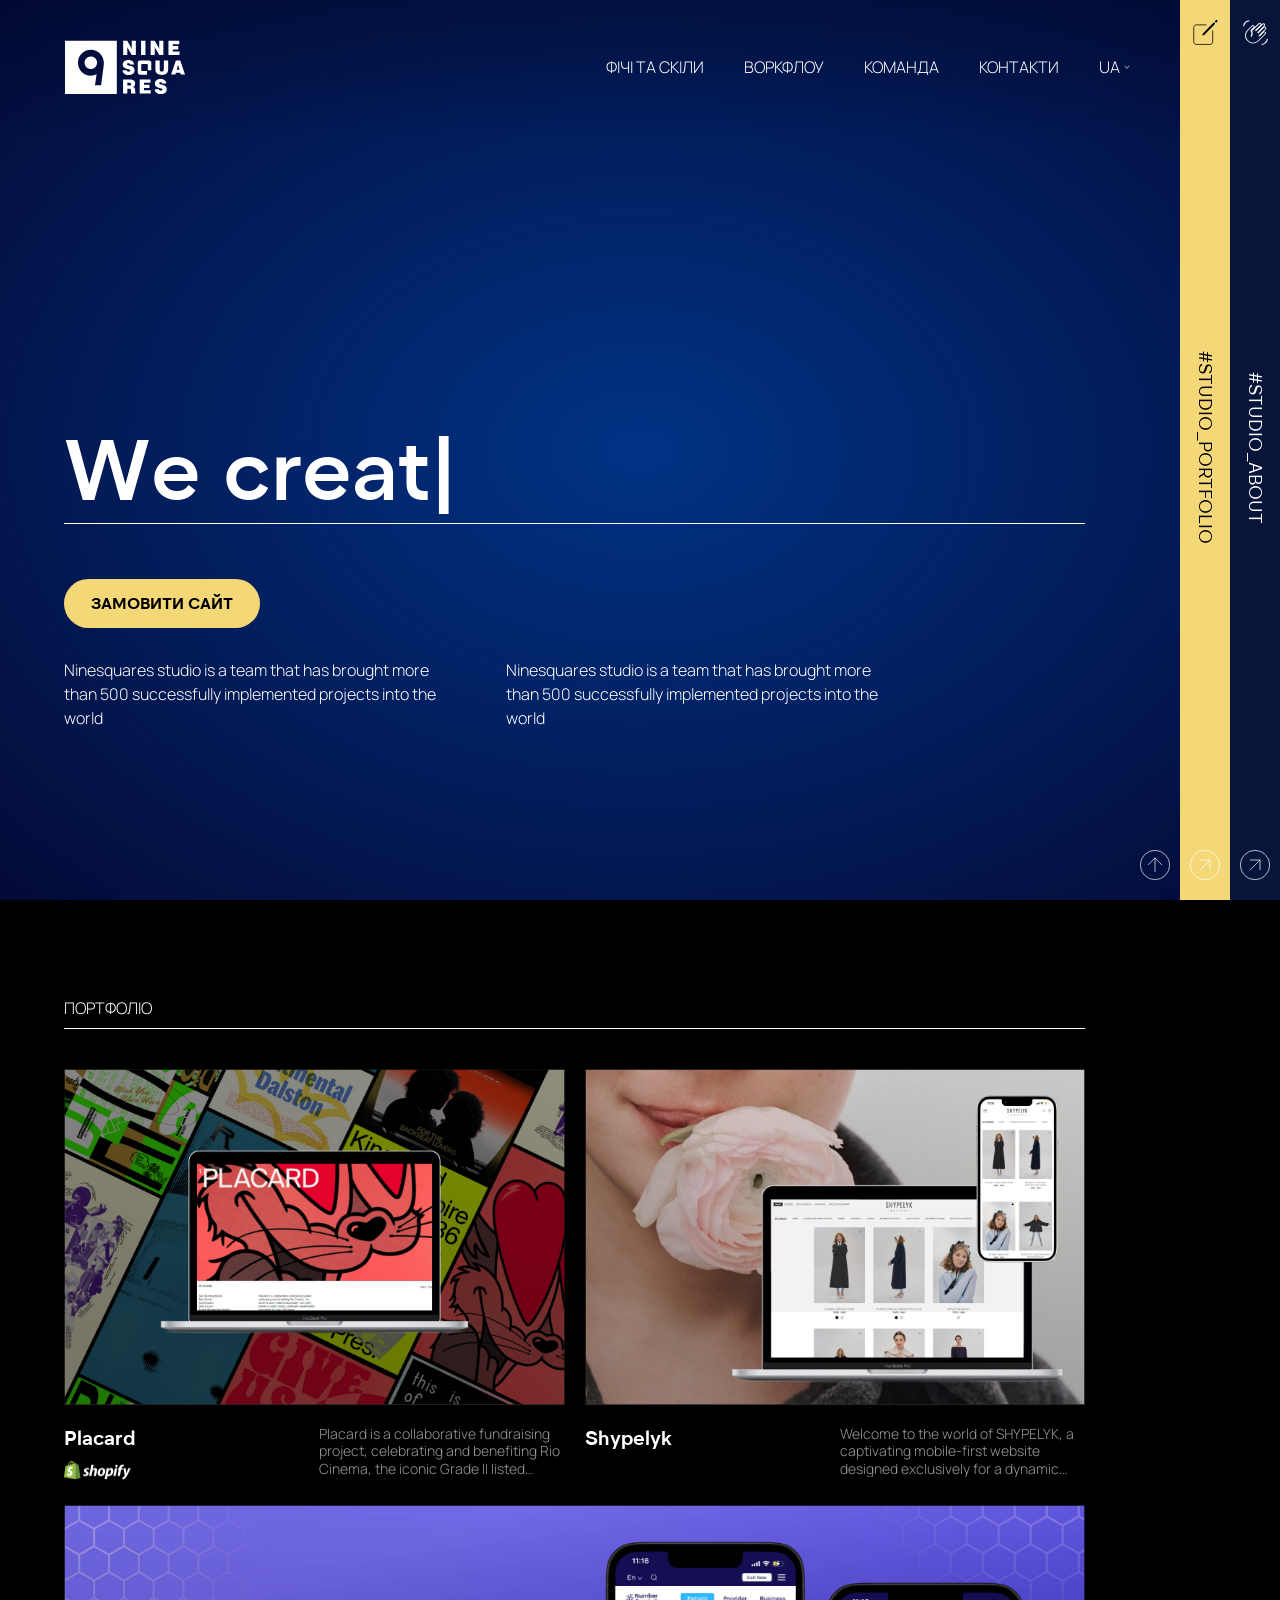
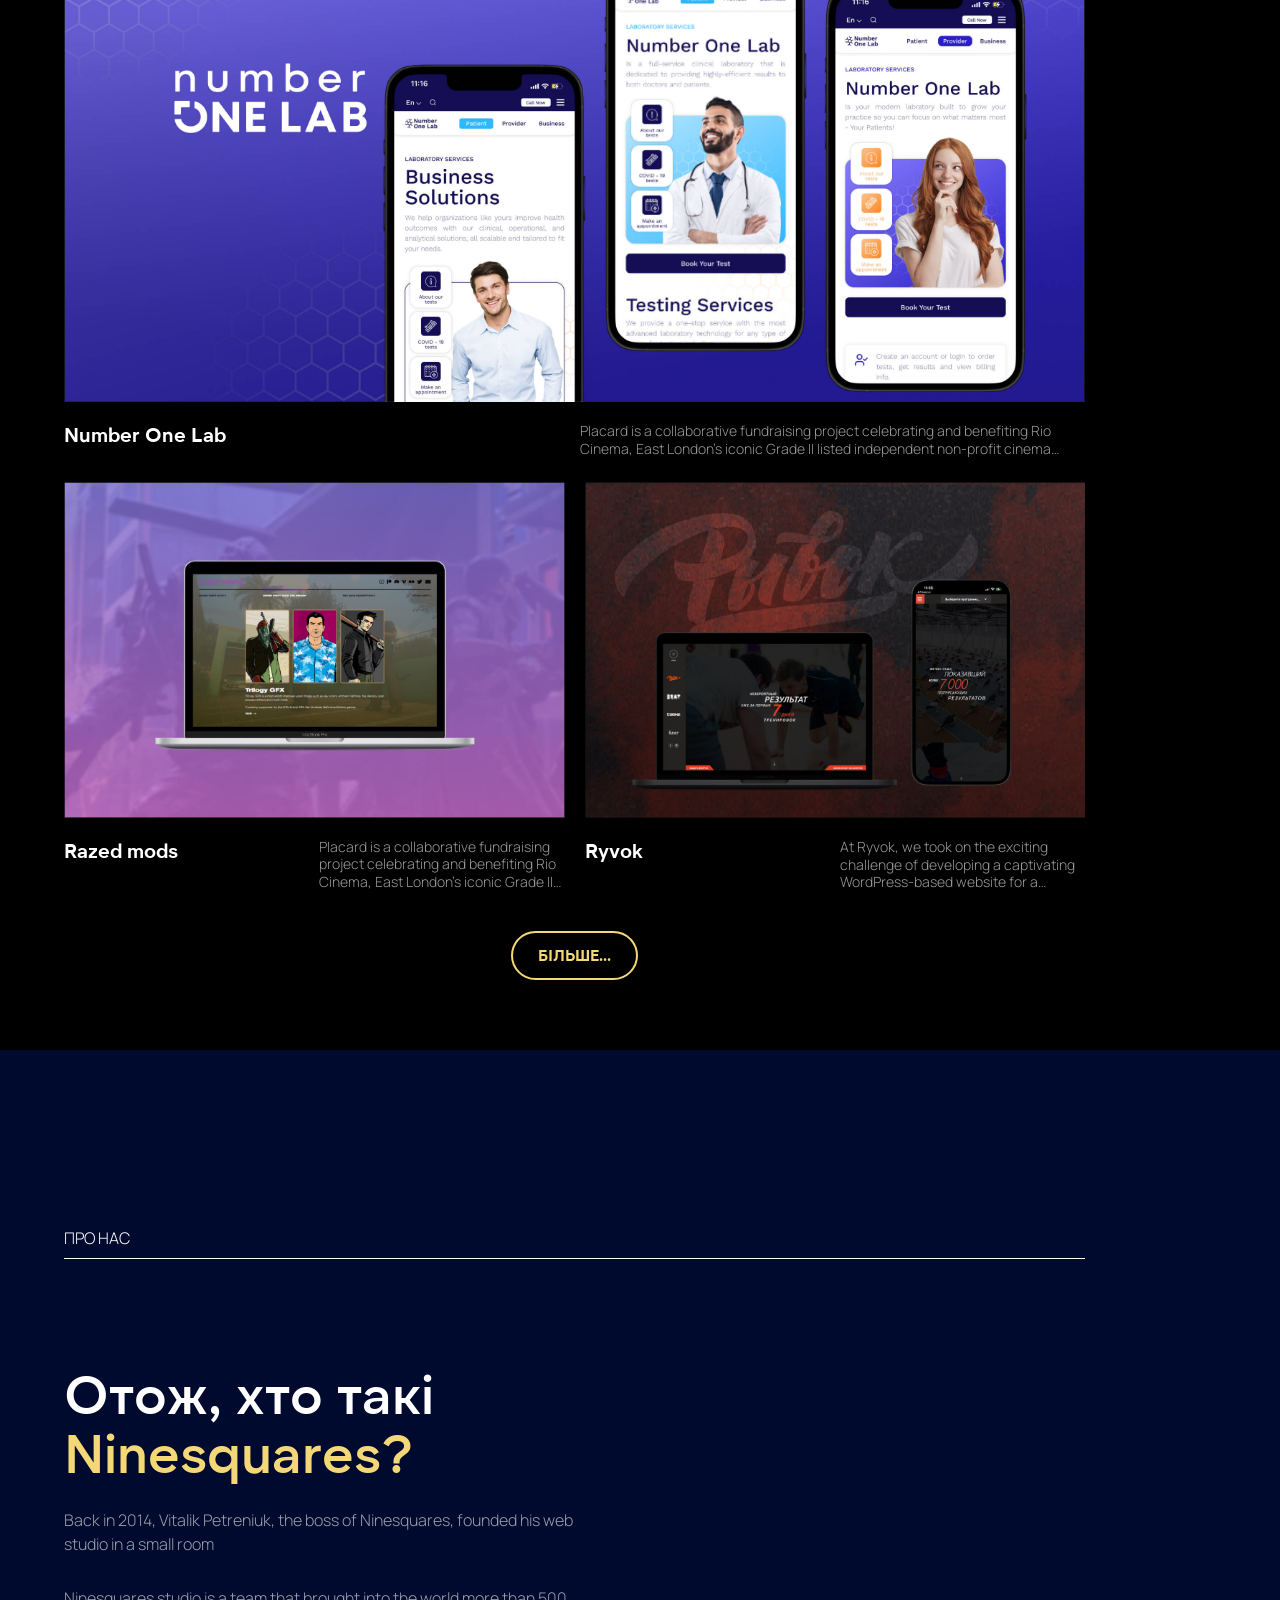
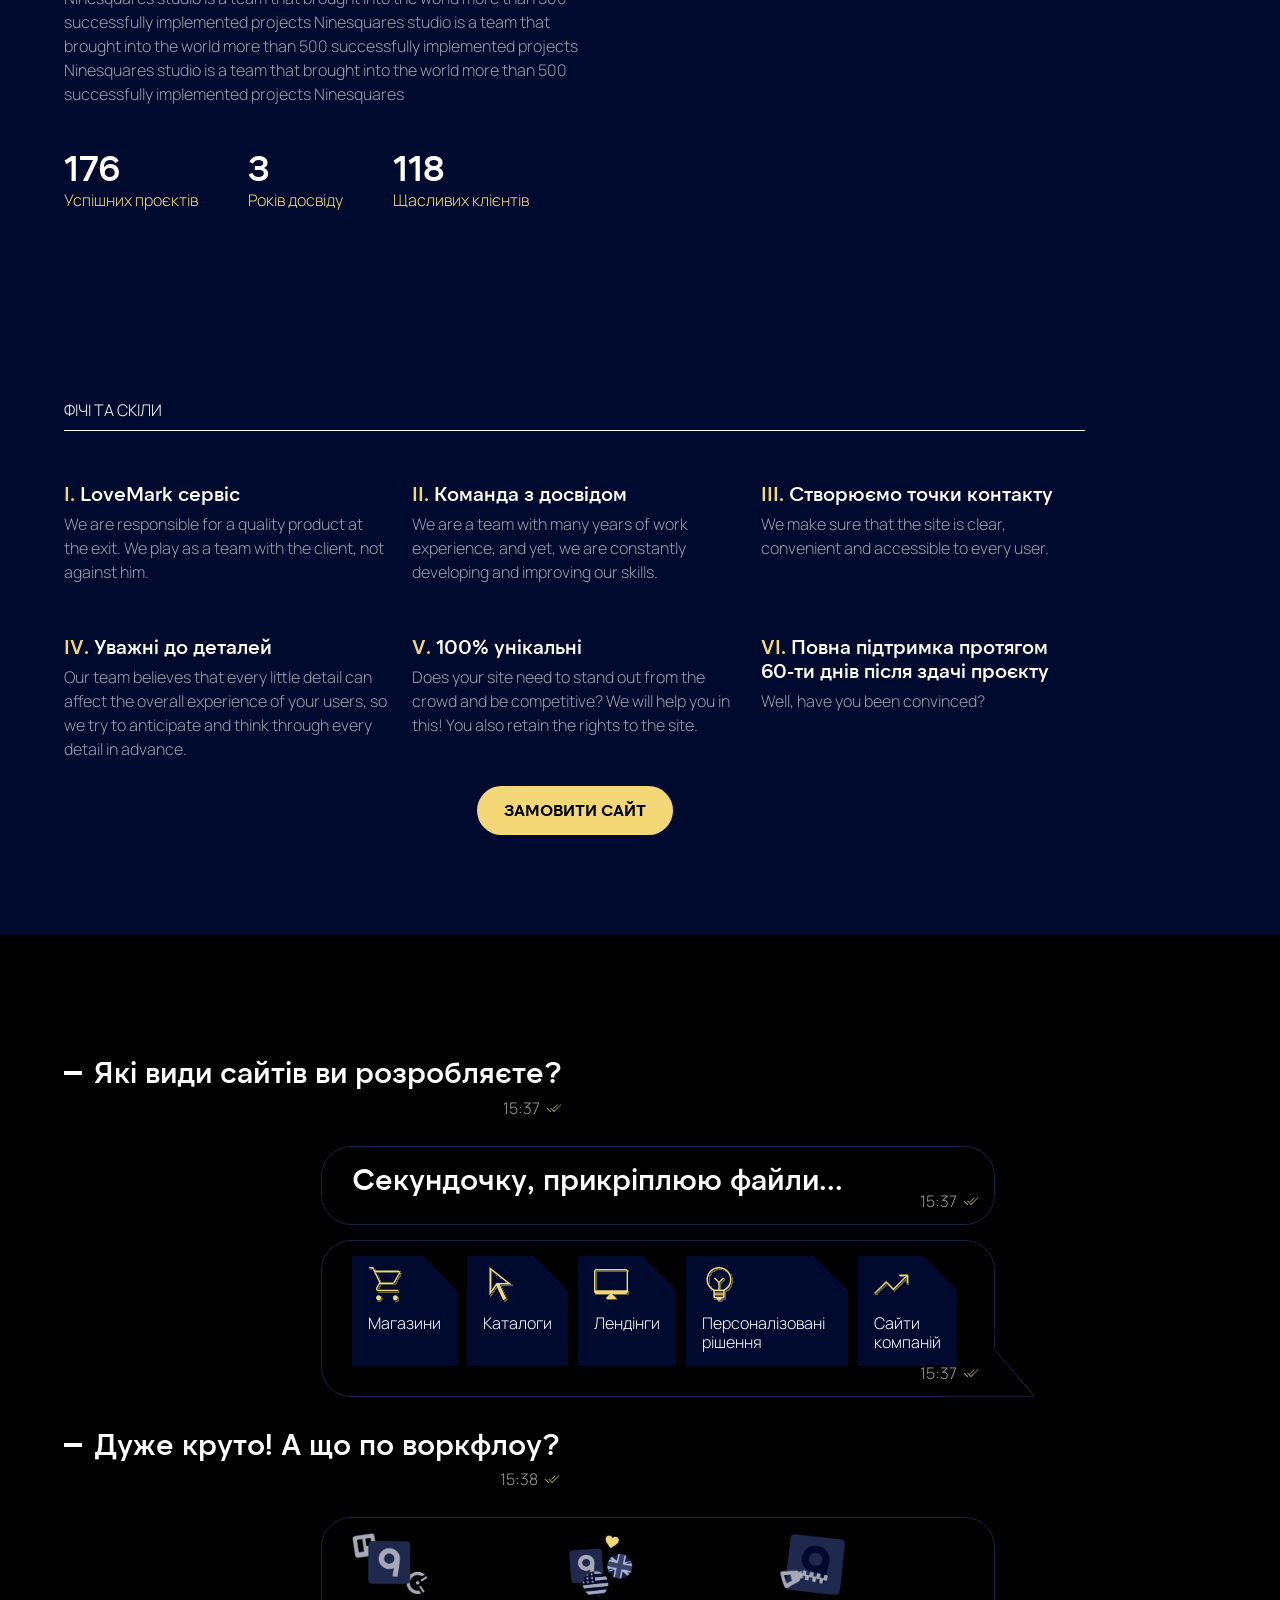
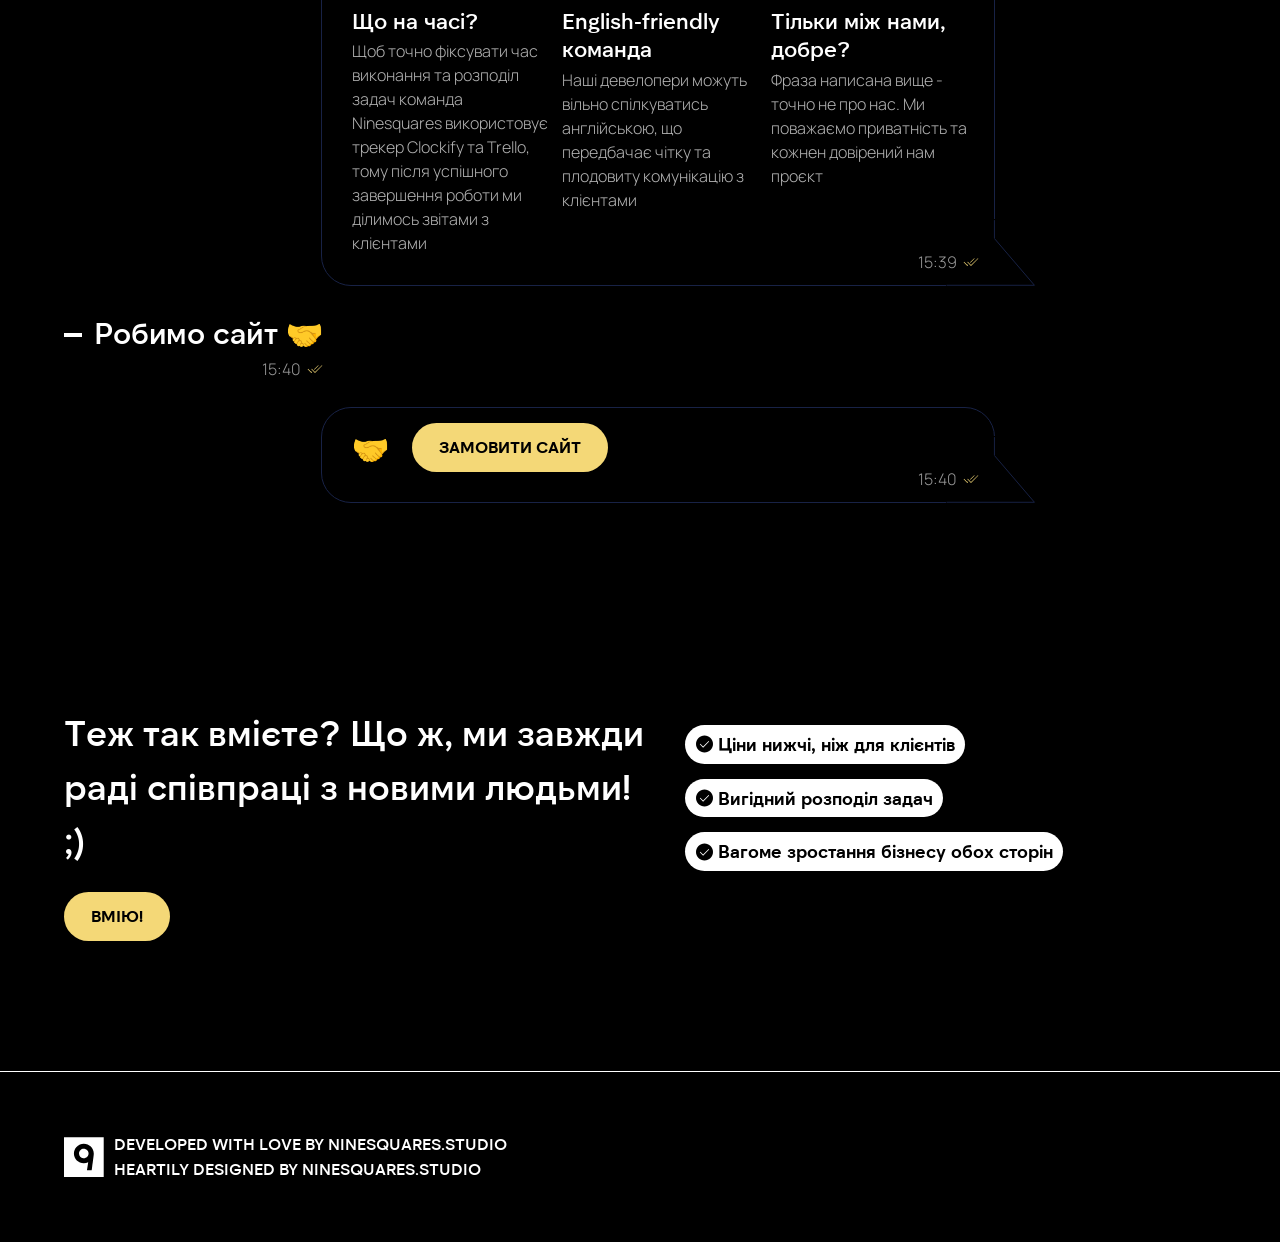
<file: _dist/index.html>
<!DOCTYPE html>
<html lang="Ua">

<head>
	<meta charset="UTF-8">
	<meta http-equiv="X-UA-Compatible" content="IE=edge">
	<meta name="viewport" content="width=device-width, initial-scale=1.0">
	<link rel="apple-touch-icon" sizes="76x76" href="img/home/favicon/apple-touch-icon.png">
	<link rel="icon" type="image/png" sizes="32x32" href="img/home/favicon/favicon-32x32.png">
	<link rel="icon" type="image/png" sizes="16x16" href="img/home/favicon/favicon-16x16.png">
	<link rel="manifest" href="img/home/favicon/site.webmanifest">
	<link rel="mask-icon" href="img/home/favicon/safari-pinned-tab.svg" color="#5bbad5">
	<meta name="msapplication-TileColor" content="#da532c">
	<meta name="theme-color" content="#ffffff">
	<link rel="stylesheet" href="css/style.min.css">
	<title>Ninesquares</title>
</head>

<body>

<div class="wrapper">
	<header class="header">
	<div class='header__cont'>
		<a class="header__logo" href="/">
			<img src='img/home/logo.svg' alt=''>
		</a>
		<nav class="header__nav main-nav">
			<ul class="main-nav__menu main-menu">
				<li class="main-menu__item">
					<a href="#">ФІЧІ ТА СКІЛИ</a>
				</li>
				<li class="main-menu__item">
					<a href="#">ВОРКФЛОУ</a>
				</li>
				<li class="main-menu__item">
					<a href="#">КОМАНДА</a>
				</li>
				<li class="main-menu__item">
					<a href="#">КОНТАКТИ</a>
				</li>
			</ul>
			<div class="main-nav__actions">
				<a class="main-nav__link btn" href="#">CALL BUTTON</a>
				<div class="main-nav__languages lang-toggle">
					<p class="lang-toggle__current">Ua</p>
					<ul class="lang-toggle__list">
						<li class="lang-toggle__item _active">
							<a href="#">Ua</a>
						</li>
						<li class="lang-toggle__item">
							<a href="#">En</a>
						</li>
					</ul>
				</div>
				<div class="main-nav__copyright">
					<p>All rights reserved © 2023  Ninesquares.studio</p>
				</div>
			</div>
		</nav>
		<div class="header__burger">
			<span></span>
		</div>
	</div>
</header>

	<aside class="extra-links">
		<div class="extra-links__item extra-item extra-item_current">
			<button class="extra-item__arrow"></button>
		</div>
		<div class="extra-links__item extra-item">
			<a class="extra-item__ico" href="#">
				<img src='img/home/portfolio.svg' alt=''>
			</a>
			<a class="extra-item__name" href="#">#studio_portfolio</a>
			<a class="extra-item__arrow" href="#"></a>
		</div>
		<div class="extra-links__item extra-item">
			<a class="extra-item__ico" href="#">
				<img src='img/home/about.svg'>
			</a>
			<a class="extra-item__name" href="#">#studio_about</a>
			<a class="extra-item__arrow" href="#"></a>
		</div>
	</aside>

	<main class="main">
		<section class="mainscreen">
			<div class='mainscreen__cont _cont'>
				<div class="mainscreen__content">
					<h1 class="mainscreen__title">
						<span id="typewrite"></span>
					</h1>
					<div class="mainscreen__info">
						<a href="" class="mainscreen_btn btn">ЗАМОВИТИ САЙТ</a>
						<div class="mainscreen__tbox">
							<p class="mainscreen__text">
								Ninesquares studio is a team that has brought more than 500 successfully implemented projects into the world
							</p>
							<p class="mainscreen__text">
								Ninesquares studio is a team that has brought more than 500 successfully implemented projects into the world
							</p>
						</div>
					</div>
				</div>
			</div>
		</section>
		<section class="portfolio">
			<div class='portfolio__cont _cont'>
				<h2 class="portfolio__title">ПОРТФОЛІО</h2>
				<div class="portfolio__list">
					<div class="portfolio__item item-portfolio">
						<a class="item-portfolio__ibox" href="#">
							<img src='img/home/portfolio-01.jpg' alt=''>
						</a>
						<div class="item-portfolio__info">
							<div class="item-portfolio__left">
								<a class="item-portfolio__name" href="#">Placard</a>
								<div class="item-portfolio__platform">
									<img src='img/home/shopify.png' alt=''>
								</div>
							</div>
							<div class="item-portfolio__right">
								<p class="item-portfolio__text">
									Placard is a collaborative fundraising project, celebrating and benefiting Rio Cinema, the iconic Grade II listed independent, non-profit cinema in east London.
								</p>
							</div>
						</div>
					</div>
					<div class="portfolio__item item-portfolio">
						<a class="item-portfolio__ibox" href="#">
							<img src='img/home/portfolio-02.jpg' alt=''>
						</a>
						<div class="item-portfolio__info">
							<div class="item-portfolio__left">
								<a class="item-portfolio__name" href="#">Shypelyk</a>
							</div>
							<div class="item-portfolio__right">
								<p class="item-portfolio__text">
									Welcome to the world of SHYPELYK, a captivating mobile-first website designed exclusively for a dynamic Ukrainian brand based in Lutsk.
								</p>
							</div>
						</div>
					</div>
					<div class="portfolio__item item-portfolio item-portfolio_big">
						<a class="item-portfolio__ibox" href="#">
							<img src='img/home/portfolio-03.jpg' alt=''>
						</a>
						<div class="item-portfolio__info">
							<div class="item-portfolio__left">
								<a class="item-portfolio__name" href="#">Number One Lab</a>
							</div>
							<div class="item-portfolio__right">
								<p class="item-portfolio__text">
									Placard is a collaborative fundraising project celebrating and benefiting Rio Cinema, East London's iconic Grade II listed independent non-profit cinema which
								</p>
							</div>
						</div>
					</div>
					<div class="portfolio__item item-portfolio">
						<a class="item-portfolio__ibox" href="#">
							<img src='img/home/portfolio-04.jpg' alt=''>
						</a>
						<div class="item-portfolio__info">
							<div class="item-portfolio__left">
								<a class="item-portfolio__name" href="#">Razed mods</a>
							</div>
							<div class="item-portfolio__right">
								<p class="item-portfolio__text">
									Placard is a collaborative fundraising project celebrating and benefiting Rio Cinema, East London's iconic Grade II listed independent non-profit cinema which
								</p>
							</div>
						</div>
					</div>
					<div class="portfolio__item item-portfolio">
						<a class="item-portfolio__ibox" href="#">
							<img src='img/home/portfolio-05.jpg' alt=''>
						</a>
						<div class="item-portfolio__info">
							<div class="item-portfolio__left">
								<a class="item-portfolio__name" href="#">Ryvok</a>
							</div>
							<div class="item-portfolio__right">
								<p class="item-portfolio__text">
									At Ryvok, we took on the exciting challenge of developing a captivating WordPress-based website for a cutting-edge fitness program.
								</p>
							</div>
						</div>
					</div>
				</div>
				<div class="portfolio__more">
					<a class="btn btn_dark" href="#">БІЛЬШЕ...</a>
				</div>
			</div>
		</section>
		<section class="about">
			<div class='about__cont _cont'>
				<h2 class="about__title">ПРО НАС</h2>
				<div class="about__content">
					<div class="about__info info-about">
						<p class="info-about__title">
							Отож, хто такі <strong>Ninesquares?</strong>
						</p>
						<div class="info-about__tbox">
							<p>
								Back in 2014, Vitalik Petreniuk, the boss of Ninesquares, founded his web studio in a small room
							</p>
							<p>
								Ninesquares studio is a team that brought into the world more than 500 successfully implemented projects Ninesquares studio is a team that brought into the world more than 500 successfully implemented projects Ninesquares studio is a team that brought into the world more than 500 successfully implemented projects Ninesquares
							</p>
						</div>
<!--						<div class="info-about__ibox">-->
<!--							<img src='img/home/flat-plan.png' alt=''>-->
<!--						</div>-->
						<div class="info-about__stats about-stats">
							<div class="about-stats__item about-stats__item-projects">
								<p class="about-stats__number"><span>0</span></p>
								<p class="about-stats__name">Успішних проєктів</p>
							</div>
							<div class="about-stats__item about-stats__item-expirience">
								<p class="about-stats__number"><span>0</span></p>
								<p class="about-stats__name">Років досвіду</p>
							</div>
							<div class="about-stats__item about-stats__item-clients">
								<p class="about-stats__number"><span>0</span></p>
								<p class="about-stats__name">Щасливих клієнтів</p>
							</div>
						</div>
					</div>
					<div class="about__ibox">
						<video autoplay loop playsinline muted>
							<source src="img/home/khrushch.mp4">
						</video>
					</div>
				</div>
			</div>
		</section>
		<section class="features">
			<div class='features__cont _cont'>
				<h2 class="features__title">Фічі та скіли</h2>
				<div class="features__list">
					<div class="features__item">
						<p class="features__name"><strong>I.</strong> LoveMark сервіс</p>
						<p class="features__text">
							We are responsible for a quality product at the exit. We play as a team with the client, not against him.
						</p>
					</div>
					<div class="features__item">
						<p class="features__name"><strong>II.</strong> Команда з досвідом</p>
						<p class="features__text">
							We are a team with many years of work experience, and yet, we are constantly developing and improving our skills.
						</p>
					</div>
					<div class="features__item">
						<p class="features__name"><strong>III.</strong> Створюємо точки контакту</p>
						<p class="features__text">
							We make sure that the site is clear, convenient and accessible to every user.
						</p>
					</div>
					<div class="features__item">
						<p class="features__name"><strong>IV.</strong> Уважні до деталей</p>
						<p class="features__text">
							Our team believes that every little detail can affect the overall experience of your users, so we try to anticipate and think through every detail in advance.
						</p>
					</div>
					<div class="features__item">
						<p class="features__name"><strong>V.</strong> 100% унікальні</p>
						<p class="features__text">
							Does your site need to stand out from the crowd and be competitive? We will help you in this! You also retain the rights to the site.
						</p>
					</div>
					<div class="features__item">
						<p class="features__name"><strong>VI.</strong> Повна підтримка протягом 60-ти днів після здачі проєкту</p>
						<p class="features__text">
							Well, have you been convinced?
						</p>
					</div>
				</div>
				<div class="features__link">
					<a class="btn" href="#">ЗАМОВИТИ САЙТ</a>
				</div>
			</div>
		</section>
		<section class="dialog">
			<div class='dialog__cont _cont'>
				<div class="dialog__phrase phrase-dialog phrase-dialog_client">
					<div class="phrase-dialog__item">
						<p class="phrase-dialog__text">Які види сайтів ви розробляєте?</p>
						<span class="phrase-dialog__time">15:37</span>
					</div>
				</div>
				<div class="dialog__phrase phrase-dialog phrase-dialog_team">
					<div class="phrase-dialog__item">
						<p class="phrase-dialog__text">Секундочку, прикріплюю файли...</p>
						<span class="phrase-dialog__time">15:37</span>
					</div>
					<div class="phrase-dialog__item">
						<div class="phrase-dialog__sites phrase-sites">
							<div class="phrase-sites__item">
								<div class="phrase-sites__ibox">
									<img src='img/home/site-type-01.svg' alt=''>
								</div>
								<p class="phrase-sites__name">Магазини</p>
							</div>
							<div class="phrase-sites__item">
								<div class="phrase-sites__ibox">
									<img src='img/home/site-type-02.svg' alt=''>
								</div>
								<p class="phrase-sites__name">Каталоги</p>
							</div>
							<div class="phrase-sites__item">
								<div class="phrase-sites__ibox">
									<img src='img/home/site-type-03.svg' alt=''>
								</div>
								<p class="phrase-sites__name">Лендінги</p>
							</div>
							<div class="phrase-sites__item">
								<div class="phrase-sites__ibox">
									<img src='img/home/site-type-04.svg' alt=''>
								</div>
								<p class="phrase-sites__name">Персоналізовані рішення</p>
							</div>
							<div class="phrase-sites__item">
								<div class="phrase-sites__ibox">
									<img src='img/home/site-type-05.svg' alt=''>
								</div>
								<p class="phrase-sites__name">Сайти<br>компаній</p>
							</div>
						</div>
						<span class="phrase-dialog__time">15:37</span>
					</div>
				</div>
				<div class="dialog__phrase phrase-dialog phrase-dialog_client">
					<div class="phrase-dialog__item">
						<p class="phrase-dialog__text">Дуже круто! А що по воркфлоу?</p>
						<span class="phrase-dialog__time">15:38</span>
					</div>
				</div>
				<div class="dialog__phrase phrase-dialog phrase-dialog_team">
					<div class="phrase-dialog__item">
						<div class="phrase-dialog__workflow phrase-workflow">
							<div class="phrase-workflow__item">
								<div class="phrase-workflow__ibox">
									<img src='img/home/workflow-01.png' alt=''>
								</div>
								<p class="phrase-workflow__title">Що на часі?</p>
								<p class="phrase-workflow__text">
									Щоб  точно фіксувати час виконання та розподіл задач команда Ninesquares використовує трекер Clockify та Trello, тому після успішного завершення роботи ми ділимось звітами з клієнтами
								</p>
							</div>
							<div class="phrase-workflow__item">
								<div class="phrase-workflow__ibox">
									<img src='img/home/workflow-02.png' alt=''>
								</div>
								<p class="phrase-workflow__title">English-friendly команда</p>
								<p class="phrase-workflow__text">
									Наші девелопери можуть вільно спілкуватись англійською, що передбачає чітку та плодовиту комунікацію з клієнтами
								</p>
							</div>
							<div class="phrase-workflow__item">
								<div class="phrase-workflow__ibox">
									<img src='img/home/workflow-03.png' alt=''>
								</div>
								<p class="phrase-workflow__title">Тільки між нами, добре?</p>
								<p class="phrase-workflow__text">
									Фраза написана вище - точно не про нас. Ми поважаємо приватність та кожнен довірений нам проєкт
								</p>
							</div>
						</div>
						<span class="phrase-dialog__time">15:39</span>
					</div>
				</div>
				<div class="dialog__phrase phrase-dialog phrase-dialog_client">
					<div class="phrase-dialog__item">
						<p class="phrase-dialog__text">Робимо сайт 🤝</p>
						<span class="phrase-dialog__time">15:40</span>
					</div>
				</div>
				<div class="dialog__phrase phrase-dialog phrase-dialog_team">
					<div class="phrase-dialog__item">
						<div class="phrase-dialog__deal">
							<p class="phrase-dialog__text">🤝</p>
							<a class="btn" href="#">ЗАМОВИТИ САЙТ</a>
						</div>
						<span class="phrase-dialog__time">15:40</span>
					</div>
				</div>
			</div>
		</section>
		<section class="partnership">
			<div class='partnership__cont _cont'>
				<div class="partnership__left">
					<p class="partnership__text">
						Теж так вмієте? Що ж, ми завжди раді співпраці з новими людьми! ;)
					</p>
					<a href="" class="partnership__btn btn">ВМІЮ!</a>
				</div>
				<div class="partnership__right">
					<ul class="partnership__list">
						<li class="partnership__item">Ціни нижчі, ніж для клієнтів</li>
						<li class="partnership__item">Вигідний розподіл задач</li>
						<li class="partnership__item">Вагоме зростання бізнесу обох сторін</li>
					</ul>
				</div>
			</div>
		</section>
	</main>

	<footer class="footer">
	<div class='footer__cont _cont'>
		<div class="footer__author author">
			<a class="author__logo" href="#">
				<img src='img/home/logo-square.svg' alt=''>
			</a>
			<div class="author__text">
				<p>DEVELOPED WITH LOVE BY NINESQUARES.STUDIO</p>
				<p>HEARTILY DESIGNED BY NINESQUARES.STUDIO</p>
			</div>
		</div>
	</div>
</footer>
</div>

	<script src="libs/jquery.js"></script>
	<script src="libs/typewriter.js"></script>
	<script src="js/scripts.min.js"></script>
</body>

</html>
</file>
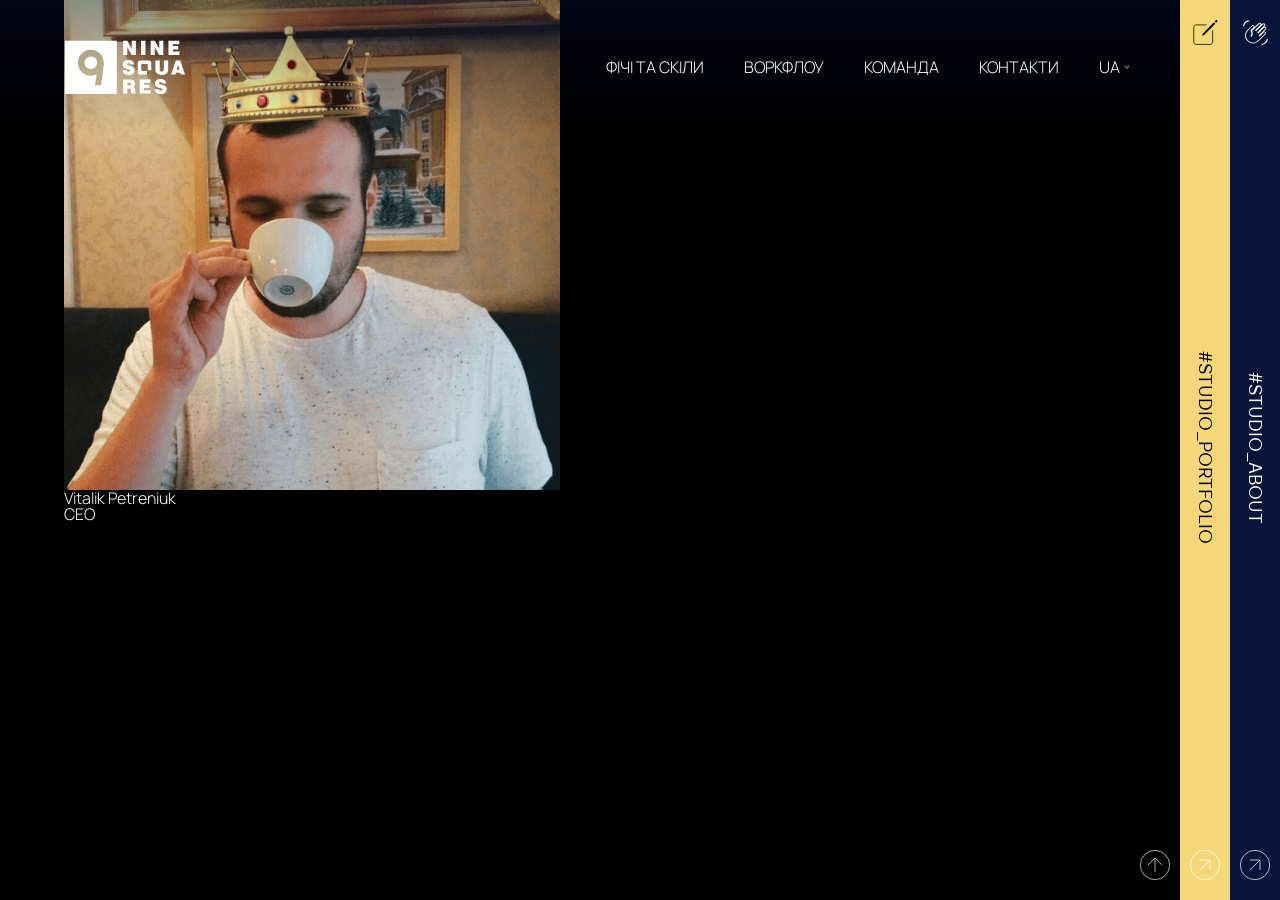
<file: _dist/team.html>
<!DOCTYPE html>
<html lang="Ua">

<head>
	<meta charset="UTF-8">
	<meta http-equiv="X-UA-Compatible" content="IE=edge">
	<meta name="viewport" content="width=device-width, initial-scale=1.0">
	<link rel="apple-touch-icon" sizes="76x76" href="img/home/favicon/apple-touch-icon.png">
	<link rel="icon" type="image/png" sizes="32x32" href="img/home/favicon/favicon-32x32.png">
	<link rel="icon" type="image/png" sizes="16x16" href="img/home/favicon/favicon-16x16.png">
	<link rel="manifest" href="img/home/favicon/site.webmanifest">
	<link rel="mask-icon" href="img/home/favicon/safari-pinned-tab.svg" color="#5bbad5">
	<meta name="msapplication-TileColor" content="#da532c">
	<meta name="theme-color" content="#ffffff">
	<link rel="stylesheet" href="libs/swiper.min.css">
	<link rel="stylesheet" href="css/style.min.css">
	<title>Ninesquares - Team</title>
</head>

<body>

<div class="wrapper">
	<header class="header">
	<div class='header__cont'>
		<a class="header__logo" href="/">
			<img src='img/home/logo.svg' alt=''>
		</a>
		<nav class="header__nav main-nav">
			<ul class="main-nav__menu main-menu">
				<li class="main-menu__item">
					<a href="#">ФІЧІ ТА СКІЛИ</a>
				</li>
				<li class="main-menu__item">
					<a href="#">ВОРКФЛОУ</a>
				</li>
				<li class="main-menu__item">
					<a href="#">КОМАНДА</a>
				</li>
				<li class="main-menu__item">
					<a href="#">КОНТАКТИ</a>
				</li>
			</ul>
			<div class="main-nav__actions">
				<a class="main-nav__link btn" href="#">CALL BUTTON</a>
				<div class="main-nav__languages lang-toggle">
					<p class="lang-toggle__current">Ua</p>
					<ul class="lang-toggle__list">
						<li class="lang-toggle__item _active">
							<a href="#">Ua</a>
						</li>
						<li class="lang-toggle__item">
							<a href="#">En</a>
						</li>
					</ul>
				</div>
				<div class="main-nav__copyright">
					<p>All rights reserved © 2023  Ninesquares.studio</p>
				</div>
			</div>
		</nav>
		<div class="header__burger">
			<span></span>
		</div>
	</div>
</header>

	<aside class="extra-links">
		<div class="extra-links__item extra-item extra-item_current">
			<button class="extra-item__arrow"></button>
		</div>
		<div class="extra-links__item extra-item">
			<a class="extra-item__ico" href="#">
				<img src='img/home/portfolio.svg' alt=''>
			</a>
			<a class="extra-item__name" href="#">#studio_portfolio</a>
			<a class="extra-item__arrow" href="#"></a>
		</div>
		<div class="extra-links__item extra-item">
			<a class="extra-item__ico" href="#">
				<img src='img/home/about.svg'>
			</a>
			<a class="extra-item__name" href="#">#studio_about</a>
			<a class="extra-item__arrow" href="#"></a>
		</div>
	</aside>

	<main class="main">
		<section class="team">
			<div class='team__cont _cont'>
				<div class="team__tabs">
					<div class="team__content">
						<div class="content__tab team-tab" id="vitalik">
							<div class="team-tab__top">
								<p class="team-tab__name"></p>
								<p class="team-tab__status"></p>
							</div>
							<div class="team-tab__info">
								<div class="team-tab__bio team-bio">
									<p class="team-bio__post team-heading"></p>
									<div class="team-bio__class-box">
										<p class="team-bio__class team-heading"></p>
									</div>
									<p class="team-bio__text"></p>
								</div>
								<div class="team-tab__abilities"></div>
								<div class="team-tab__skills"></div>
								<div class="team-tab__features"></div>
							</div>
						</div>
					</div>
					<div class="team__nav nav-team swiper">
						<div class="nav-team__wrapper swiper-wrapper">
							<a class="nav-team__slide nav-slide swiper-slide" href="#vitalik" data-abilities="99.5,78,1.5">
								<div class="nav-slide__ibox">
									<img src='img/team/member-01.png' alt=''>
								</div>
								<p class="nav-slide__name">Vitalik Petreniuk</p>
								<p class="nav-slide__post">CEO</p>
							</a>
							<a class="nav-team__slide nav-slide swiper-slide" href="#max" data-abilities="74.5,86,1">
								<div class="nav-slide__ibox">
									<img src='img/team/member-02.png' alt=''>
								</div>
								<p class="nav-slide__name">Max</p>
								<p class="nav-slide__post">CEO</p>
							</a>
							<a class="nav-team__slide nav-slide swiper-slide" href="#marina" data-abilities="91,88,5">
								<div class="nav-slide__ibox">
									<img src='img/team/member-03.png' alt=''>
								</div>
								<p class="nav-slide__name">Marina</p>
								<p class="nav-slide__post">CEO</p>
							</a>
							<a class="nav-team__slide nav-slide swiper-slide" href="#nazar" data-abilities="76,70,6">
								<div class="nav-slide__ibox">
									<img src='img/team/member-04.png' alt=''>
								</div>
								<p class="nav-slide__name">Nazar</p>
								<p class="nav-slide__post">CEO</p>
							</a>
							<a class="nav-team__slide nav-slide swiper-slide" href="#ania" data-abilities="53,60,5">
								<div class="nav-slide__ibox">
									<img src='img/team/member-07.png' alt=''>
								</div>
								<p class="nav-slide__name">Ania</p>
								<p class="nav-slide__post">CEO</p>
							</a>
							<a class="nav-team__slide nav-slide swiper-slide" href="#sonia" data-abilities="65,64,3">
								<div class="nav-slide__ibox">
									<img src='img/team/member-05.png' alt=''>
								</div>
								<p class="nav-slide__name">Sonia</p>
								<p class="nav-slide__post">CEO</p>
							</a>
							<a class="nav-team__slide nav-slide swiper-slide" href="#vadym" data-abilities="60,71,2">
								<div class="nav-slide__ibox">
									<img src='img/team/member-06.png' alt=''>
								</div>
								<p class="nav-slide__name">Vadym</p>
								<p class="nav-slide__post">CEO</p>
							</a>
						</div>
					</div>
				</div>
			</div>
		</section>
	</main>
</div>

	<script src="libs/jquery.js"></script>
	<script src="libs/typewriter.js"></script>
	<script src="libs/swiper.min.js"></script>
	<script src="js/scripts.min.js"></script>
</body>

</html>
</file>
<file: _dist/css/style.min.css>
@font-face{font-family:NT-Somic;src:url(../fonts/NTSomic-Medium.woff2) format("woff2"),url(../fonts/NTSomic-Medium.woff) format("woff");font-weight:500;font-style:normal;font-display:swap}@font-face{font-family:NT-Somic;src:url(../fonts/NTSomic-Bold.woff2) format("woff2"),url(../fonts/NTSomic-Bold.woff) format("woff");font-weight:700;font-style:normal;font-display:swap}@font-face{font-family:NT-Somic;src:url(../fonts/NTSomic-Regular.woff2) format("woff2"),url(../fonts/NTSomic-Regular.woff) format("woff");font-weight:400;font-style:normal;font-display:swap}@font-face{font-family:Manrope;src:url(../fonts/Manrope-Regular.woff2) format("woff2"),url(../fonts/Manrope-Regular.woff) format("woff");font-weight:400;font-style:normal;font-display:swap}@font-face{font-family:Manrope;src:url(../fonts/Manrope-Light.woff2) format("woff2"),url(../fonts/Manrope-Light.woff) format("woff");font-weight:300;font-style:normal;font-display:swap}*,::after,::before{margin:0;padding:0;box-sizing:border-box;-moz-box-sizing:border-box;-webkit-box-sizing:border-box}body,html{height:100%;min-width:320px}body{line-height:1;font-family:Manrope;font-size:16px;font-weight:300;color:#fff;background-color:#000;-webkit-text-size-adjust:100%;-webkit-font-smoothing:antialiased;-webkit-tap-highlight-color:transparent}a{text-decoration:none;color:#fff;cursor:pointer}li,ol,ul{list-style:none}img{vertical-align:top}button{display:-webkit-inline-box;display:-ms-inline-flexbox;display:inline-flex;-webkit-box-pack:center;-ms-flex-pack:center;justify-content:center;-webkit-box-align:center;-ms-flex-align:center;align-items:center;text-align:center;border:none;outline:0;-webkit-appearance:none;-moz-appearance:none;appearance:none;border-radius:0;background-color:transparent;font-family:Manrope;font-size:16px;font-weight:300;color:#fff;cursor:pointer}input,select,textarea{resize:none;outline:0;border:none;background-color:transparent;font-family:Manrope;font-size:16px;font-weight:300;color:#fff;-webkit-appearance:none;-moz-appearance:none;appearance:none;border-radius:0}input::-webkit-inner-spin-button,input::-webkit-outer-spin-button{-webkit-appearance:none}input:-webkit-autofill,input:-webkit-autofill:focus,input:-webkit-autofill:hover,select:-webkit-autofill,select:-webkit-autofill:focus,select:-webkit-autofill:hover,textarea:-webkit-autofill,textarea:-webkit-autofill:focus,textarea:-webkit-autofill:hover{-webkit-box-shadow:0 0 0 1000px transparent inset!important;box-shadow:0 0 0 1000px transparent inset!important;-webkit-transition:background-color 5000s ease-in-out;transition:background-color 5000s ease-in-out;-webkit-text-fill-color:#fff}select::-ms-expand{display:none}h1,h2,h3,h4,h5,h6{font-family:Manrope;font-size:16px;font-weight:300}strong{font-weight:300}body._lock{overflow:hidden}.wrapper{display:-webkit-box;display:-ms-flexbox;display:flex;-webkit-box-orient:vertical;-webkit-box-direction:normal;-ms-flex-direction:column;flex-direction:column;min-height:100%;overflow:hidden}.main{-webkit-box-flex:1;-ms-flex:1 1 auto;flex:1 1 auto}._cont{max-width:1455px;padding-right:15px;padding-left:15px;margin-left:100px;margin-right:365px}h1{font:500 99px/1.09 NT-Somic}h2{font:300 16px/1.12 Manrope;padding-bottom:10px;border-bottom:1px solid #fff;text-transform:uppercase}.btn{display:-webkit-inline-box;display:-ms-inline-flexbox;display:inline-flex;-webkit-box-pack:center;-ms-flex-pack:center;justify-content:center;-webkit-box-align:center;-ms-flex-align:center;align-items:center;font:600 16px/1.56 NT-Somic;padding:15px 35px;border-radius:40px;background:#f4d877;border:2px solid transparent;color:#000;text-transform:uppercase;text-align:center;-webkit-transition:.2s linear;-o-transition:.2s linear;transition:.2s linear}.btn:hover,.btn_dark{border-color:#f4d877;background:0 0;color:#f4d877}.btn_dark:hover{background:#f4d877;border:2px solid transparent;color:#000}.header{position:fixed;top:0;left:0;width:100%;background:-webkit-gradient(linear,left top,left bottom,from(rgba(0,10,46,.43)),to(rgba(0,10,46,0)));background:-o-linear-gradient(top,rgba(0,10,46,.43) 0,rgba(0,10,46,0) 100%);background:linear-gradient(180deg,rgba(0,10,46,.43) 0,rgba(0,10,46,0) 100%);z-index:100}.header__cont{display:-webkit-box;display:-ms-flexbox;display:flex;-webkit-box-pack:justify;-ms-flex-pack:justify;justify-content:space-between;-webkit-box-align:center;-ms-flex-align:center;align-items:center;gap:10px;max-width:2172px;margin:40px 228px 40px 100px}.header__logo{-webkit-box-flex:0;-ms-flex:0 0 142px;flex:0 0 142px;-webkit-transition:.2s linear;-o-transition:.2s linear;transition:.2s linear}.header__logo img{width:100%;height:100%;-o-object-fit:contain;object-fit:contain}.header__burger{display:none;position:relative;-webkit-box-flex:0;-ms-flex:0 0 23px;flex:0 0 23px;height:23px}.header__burger::after,.header__burger::before{content:"";position:absolute;width:18px;height:1px;-webkit-transform:rotate(-45deg);-ms-transform:rotate(-45deg);transform:rotate(-45deg);background:#fff;-webkit-transition:.2s linear;-o-transition:.2s linear;transition:.2s linear}.header__burger::before{top:7px;left:-2px}.header__burger::after{bottom:7px;right:-2px}.header__burger._active::before{-webkit-transform:rotate(-135deg);-ms-transform:rotate(-135deg);transform:rotate(-135deg)}.header__burger._active::after{bottom:6px;-webkit-transform:rotate(45deg);-ms-transform:rotate(45deg);transform:rotate(45deg)}.header__burger span{position:absolute;top:50%;left:50%;-webkit-transform:translate(-50%,-50%) rotate(-45deg);-ms-transform:translate(-50%,-50%) rotate(-45deg);transform:translate(-50%,-50%) rotate(-45deg);width:32px;height:1px;background:#fff}.main-nav{display:-webkit-box;display:-ms-flexbox;display:flex;gap:75px}.main-nav__copyright,.main-nav__link{display:none}.lang-toggle{position:relative;text-transform:uppercase}.lang-toggle__current{position:relative;cursor:pointer;padding-right:10px}.lang-toggle__current::before{content:"";position:absolute;top:50%;right:0;-webkit-transform:translateY(-50%);-ms-transform:translateY(-50%);transform:translateY(-50%);width:7px;height:4px;background:url(../img/home/language-arrow.svg) center/contain no-repeat;-webkit-transition:.2s linear;-o-transition:.2s linear;transition:.2s linear}.lang-toggle__current._active::before{-webkit-transform:translateY(-50%) rotate(-180deg);-ms-transform:translateY(-50%) rotate(-180deg);transform:translateY(-50%) rotate(-180deg)}.lang-toggle__list{display:none;position:absolute;top:100%;left:0;width:100%}.lang-toggle__item{margin:10px 0}.lang-toggle__item._active{display:none}.lang-toggle__item a{-webkit-transition:.2s linear;-o-transition:.2s linear;transition:.2s linear}.lang-toggle__item a:hover{opacity:.6}.main-menu{display:-webkit-box;display:-ms-flexbox;display:flex;gap:75px}.main-menu__item a{text-transform:uppercase;-webkit-transition:.2s linear;-o-transition:.2s linear;transition:.2s linear}.main-menu__item a:hover{opacity:.6}.footer{border-top:1px solid #fff}.footer__cont{padding-top:60px;padding-bottom:60px}.author{display:-webkit-box;display:-ms-flexbox;display:flex;-webkit-box-align:center;-ms-flex-align:center;align-items:center;gap:10px}.author__logo{display:block;width:40px;height:40px;-webkit-transition:.2s linear;-o-transition:.2s linear;transition:.2s linear}.author__logo:hover{-webkit-transform:scale(.95);-ms-transform:scale(.95);transform:scale(.95)}.author__logo img{width:100%;height:100%;-o-object-fit:contain;object-fit:contain}.author__text{font:500 16px/1.56 NT-Somic}.extra-links{position:fixed;top:0;right:0;height:100%;display:-webkit-box;display:-ms-flexbox;display:flex;-webkit-box-align:end;-ms-flex-align:end;align-items:flex-end;z-index:100}.extra-links__item:nth-child(2){background:#f4d877}.extra-links__item:nth-child(2) .extra-item__name{color:#000}.extra-links__item:nth-child(3){background:#07153b}.extra-item{position:relative;display:-webkit-box;display:-ms-flexbox;display:flex;-webkit-box-orient:vertical;-webkit-box-direction:normal;-ms-flex-direction:column;flex-direction:column;-webkit-box-pack:justify;-ms-flex-pack:justify;justify-content:space-between;-webkit-box-align:center;-ms-flex-align:center;align-items:center;gap:10px;height:100%;padding:37px 21px}.extra-item_current{position:absolute;bottom:0;right:100%;height:auto}.extra-item_current .extra-item__arrow{-webkit-transform:rotate(0);-ms-transform:rotate(0);transform:rotate(0)}.extra-item a,.extra-item button{-webkit-transition:.2s linear;-o-transition:.2s linear;transition:.2s linear}.extra-item a:hover,.extra-item button:hover{opacity:.6}.extra-item__arrow{display:block;width:45px;height:45px;background:url(../img/home/arrow-top.svg) center/contain no-repeat;-webkit-transform:rotate(45deg);-ms-transform:rotate(45deg);transform:rotate(45deg)}.extra-item__ico{width:35px;height:35px}.extra-item__ico img{width:100%;height:100%;-o-object-fit:contain;object-fit:contain}.extra-item__name{font:400 24px/1.08 NT-Somic;text-transform:uppercase;-webkit-writing-mode:vertical-rl;-ms-writing-mode:tb-rl;writing-mode:vertical-rl}.mainscreen{display:-webkit-box;display:-ms-flexbox;display:flex;-webkit-box-orient:vertical;-webkit-box-direction:normal;-ms-flex-direction:column;flex-direction:column;-webkit-box-pack:end;-ms-flex-pack:end;justify-content:flex-end;min-height:100vh;background:#040a37;background:-o-radial-gradient(at center,#003385,#040a37);background:radial-gradient(at center,#003385,#040a37)}.mainscreen__cont{padding-top:155px;padding-bottom:170px}.mainscreen__title{padding-bottom:10px;border-bottom:1px solid #fff;margin-bottom:55px}.mainscreen__info{display:-webkit-box;display:-ms-flexbox;display:flex;-ms-flex-wrap:wrap;flex-wrap:wrap;-webkit-column-gap:47px;-moz-column-gap:47px;column-gap:47px;row-gap:20px}.mainscreen__tbox{display:-webkit-box;display:-ms-flexbox;display:flex;gap:47px}.mainscreen__text{font-weight:200;line-height:1.5;color:#fff;max-width:395px}.portfolio__cont{padding-top:174px;padding-bottom:120px}.portfolio__title{margin-bottom:60px}.portfolio__list{display:-webkit-box;display:-ms-flexbox;display:flex;-ms-flex-wrap:wrap;flex-wrap:wrap;-webkit-column-gap:40px;-moz-column-gap:40px;column-gap:40px;row-gap:45px;margin-bottom:60px}.portfolio__more{text-align:center}.item-portfolio{width:calc(50% - 20px)}.item-portfolio_big{width:100%}.item-portfolio_big .item-portfolio__text{max-width:652px;overflow:hidden;display:-webkit-box;-webkit-line-clamp:2;line-clamp:2;-webkit-box-orient:vertical}.item-portfolio__ibox{display:block;margin-bottom:20px;background:#fff}.item-portfolio__ibox img{display:block;width:100%;height:100%;-o-object-fit:cover;object-fit:cover;-webkit-mask-image:linear-gradient(45deg,#000 25%,rgba(0,0,0,.2) 50%,#000 75%);mask-image:linear-gradient(45deg,#000 25%,rgba(0,0,0,.2) 50%,#000 75%);-webkit-mask-size:800%;mask-size:800%;-webkit-mask-position:0;mask-position:0}.item-portfolio__ibox img.mask{transition:mask-position 2s,-webkit-mask-position 2s;-webkit-mask-position:120%;mask-position:120%;opacity:1}.item-portfolio__info{display:-webkit-box;display:-ms-flexbox;display:flex;gap:10px}.item-portfolio__left,.item-portfolio__right{width:calc(50% - 5px)}.item-portfolio__name{font:bold 24px/1.2 NT-Somic}.item-portfolio__platform{width:67px;margin-top:12px}.item-portfolio__platform img{width:100%;height:100%;-o-object-fit:contain;object-fit:contain}.item-portfolio__text{font:300 16px/1.25 Manrope;color:#fffFFF99;max-width:324px;overflow:hidden;display:-webkit-box;-webkit-line-clamp:3;line-clamp:3;-webkit-box-orient:vertical}.about{background:#000a2e}.about__cont{padding-top:180px;padding-bottom:110px}.about__title{margin-bottom:104px}.about__content{display:-webkit-box;display:-ms-flexbox;display:flex;gap:70px}.about__info{width:calc(54% - 35px)}.about__ibox{width:calc(46% - 35px)}.about__ibox img{width:100%;height:100%;-o-object-fit:contain;object-fit:contain}.about__ibox video{display:block;width:100%;height:auto}.info-about{display:-webkit-box;display:-ms-flexbox;display:flex;-webkit-box-orient:vertical;-webkit-box-direction:normal;-ms-flex-direction:column;flex-direction:column;-webkit-box-pack:center;-ms-flex-pack:center;justify-content:center}.info-about__title{font:500 54px/1.09 NT-Somic;margin-bottom:27px}.info-about__title strong{color:#f4d877;font-weight:500}.info-about__tbox{color:#fffFFF99;line-height:1.5;margin-bottom:40px}.info-about__tbox p:not(:last-child){margin-bottom:30px}.info-about__ibox{display:none}.info-about__ibox img{width:100%;height:100%;-o-object-fit:contain;object-fit:contain}.about-stats{display:-webkit-box;display:-ms-flexbox;display:flex;-ms-flex-wrap:wrap;flex-wrap:wrap;-webkit-column-gap:50px;-moz-column-gap:50px;column-gap:50px;row-gap:10px}.about-stats__number{font:500 36px/1.19 NT-Somic}.about-stats__name{line-height:1.5;color:#f4d877}.features{background:#000a2e}.features__cont{padding-top:110px;padding-bottom:86px}.features__title{margin-bottom:73px}.features__list{display:-webkit-box;display:-ms-flexbox;display:flex;-ms-flex-wrap:wrap;flex-wrap:wrap;-webkit-column-gap:45px;-moz-column-gap:45px;column-gap:45px;row-gap:80px;margin-bottom:67px}.features__item{width:calc(33.33% - 30px)}.features__name{font:500 24px/1.2 NT-Somic;margin-bottom:7px}.features__name strong{color:#f4d877;font-weight:500}.features__text{color:#fffFFF99;line-height:1.5}.features__link{text-align:center}.dialog__cont{padding-top:187px;padding-bottom:122px}.dialog__phrase:not(:last-child){margin-bottom:30px}.phrase-dialog{display:-webkit-box;display:-ms-flexbox;display:flex;-webkit-box-orient:vertical;-webkit-box-direction:normal;-ms-flex-direction:column;flex-direction:column;row-gap:15px}.phrase-dialog_client{-webkit-box-align:start;-ms-flex-align:start;align-items:start}.phrase-dialog_client .phrase-dialog__text{position:relative;padding-left:30px}.phrase-dialog_client .phrase-dialog__text::before{content:"";position:absolute;top:50%;left:0;width:18px;height:4px;background:#fff}.phrase-dialog_team{-webkit-box-align:end;-ms-flex-align:end;align-items:end}.phrase-dialog_team .phrase-dialog__item{position:relative;padding:24px 45px 30px 60px;border:1px solid #182246;border-radius:30px;min-width:66%;margin-right:90px}.phrase-dialog_team .phrase-dialog__item:last-child::before{content:"";position:absolute;bottom:-1px;right:-42px;width:90px;height:67px;background:url(../img/home/phrase-angle.svg) center/contain no-repeat #000}.phrase-dialog_team .phrase-dialog__time{bottom:15px;right:15px}.phrase-dialog__item{display:inline-block;position:relative;padding-bottom:28px}.phrase-dialog__text{font:500 36px/1.08 NT-Somic}.phrase-dialog__time{display:inline-block;position:absolute;bottom:0;right:0;color:#fffFFF99;padding-right:22px}.phrase-dialog__time::before{content:"";position:absolute;top:50%;right:0;-webkit-transform:translateY(-50%);-ms-transform:translateY(-50%);transform:translateY(-50%);width:17px;height:9px;background:url(../img/home/chat-tick.svg) center/contain no-repeat}.phrase-dialog__deal{display:-webkit-box;display:-ms-flexbox;display:flex;-webkit-box-align:center;-ms-flex-align:center;align-items:center;gap:23px}.phrase-sites{display:-webkit-box;display:-ms-flexbox;display:flex;-ms-flex-wrap:wrap;flex-wrap:wrap;-webkit-column-gap:22px;-moz-column-gap:22px;column-gap:22px;row-gap:10px}.phrase-sites__item{position:relative;background:#000a2e;padding:11px 16px 14px}.phrase-sites__item::before{content:"";position:absolute;top:0;right:0;width:0;height:0;border-style:solid;border-width:0 34px 34px 0;border-color:transparent #000 transparent transparent}.phrase-sites__ibox{width:35px;height:35px;margin-bottom:12px}.phrase-sites__ibox img{width:100%;height:100%;-o-object-fit:contain;object-fit:contain}.phrase-sites__name{line-height:1.18;max-width:130px}.phrase-workflow{display:-webkit-box;display:-ms-flexbox;display:flex;gap:12px}.phrase-workflow__item{width:calc(33.33% - 8px);max-width:240px}.phrase-workflow__ibox{width:98px;height:80px;margin-bottom:8px}.phrase-workflow__ibox img{width:100%;height:100%;-o-object-fit:contain;object-fit:contain}.phrase-workflow__title{font:500 24px/1.29 NT-Somic;margin-bottom:5px}.phrase-workflow__text{color:#fffFFFB2;line-height:1.5}.partnership__cont{display:-webkit-box;display:-ms-flexbox;display:flex;gap:36px;padding-top:122px;padding-bottom:130px}.partnership__left{-webkit-box-flex:1;-ms-flex:1 1 auto;flex:1 1 auto}.partnership__text{font:500 36px/1.5 NT-Somic;margin-bottom:25px}.partnership__right{-webkit-box-flex:0;-ms-flex:0 0 400px;flex:0 0 400px;padding-top:20px}.partnership__list{display:-webkit-box;display:-ms-flexbox;display:flex;-webkit-box-orient:vertical;-webkit-box-direction:normal;-ms-flex-direction:column;flex-direction:column;-webkit-box-align:start;-ms-flex-align:start;align-items:flex-start;gap:15px}.partnership__item{position:relative;font:600 18px/1.38 NT-Somic;color:#000;background:#fff;border-radius:20px;padding:7px 10px 7px 33px}.partnership__item::before{content:"";position:absolute;top:50%;left:10px;-webkit-transform:translateY(-50%);-ms-transform:translateY(-50%);transform:translateY(-50%);width:18px;height:18px;background:url(../img/home/benefits-tick.svg) center/contain no-repeat}@media (min-width:1921px){section{display:-webkit-box;display:-ms-flexbox;display:flex;-webkit-box-pack:center;-ms-flex-pack:center;justify-content:center}.mainscreen{-webkit-box-align:center;-ms-flex-align:center;align-items:center}}@media (max-width:1600px){._cont{margin-left:65px;margin-right:240px}.header__cont{max-width:1320px;margin:40px 195px 40px 85px}.header__logo{-webkit-box-flex:0;-ms-flex:0 0 120px;flex:0 0 120px}.extra-item{padding:25px 15px}.extra-item__arrow{width:35px;height:35px}.extra-item__ico{width:30px;height:30px}.extra-item__name{font-size:20px}}@media (max-width:1440px){._cont{margin-left:49px;margin-right:180px}h1{font-size:85px}.btn{padding:10px 25px}.header__cont{max-width:1225px;margin:40px 150px 40px 65px}.main-nav{display:-webkit-box;display:-ms-flexbox;display:flex;gap:40px}.main-menu{gap:40px}.extra-item{padding:20px 10px}.extra-item__arrow{width:30px;height:30px}.extra-item__ico{width:25px;height:25px}.extra-item__name{font-size:18px}.mainscreen__info{gap:30px}.portfolio__cont{padding-top:100px;padding-bottom:70px}.portfolio__title{margin-bottom:40px}.portfolio__list{-webkit-column-gap:20px;-moz-column-gap:20px;column-gap:20px;row-gap:25px;margin-bottom:40px}.item-portfolio{width:calc(50% - 10px)}.item-portfolio_big{width:100%}.item-portfolio__name{font-size:20px}.item-portfolio__text{font-size:14px}.features__cont{padding-top:80px;padding-bottom:100px}.features__title{margin-bottom:50px}.features__list{-webkit-column-gap:24px;-moz-column-gap:24px;column-gap:24px;row-gap:50px;margin-bottom:25px}.features__item{width:calc(33.33% - 16px)}.features__name{font-size:20px}.dialog__cont{padding-top:120px;padding-bottom:80px}.phrase-dialog_team .phrase-dialog__item{padding:15px 25px 30px 30px}.phrase-dialog__item{max-width:60%}.phrase-dialog__text{font-size:30px}.phrase-sites{-webkit-column-gap:10px;-moz-column-gap:10px;column-gap:10px}.phrase-workflow__ibox{width:80px;height:65px}.phrase-workflow__title{font-size:22px}}@media (max-width:992px){._cont{margin-left:0;margin-right:0}.btn{font-size:14px;padding:10px 20px}.header__cont{margin:20px 15px}.header__logo{position:relative;-webkit-box-flex:0;-ms-flex:0 0 100px;flex:0 0 100px;z-index:100}.extra-links{top:initial;bottom:0;height:auto;width:100%;-webkit-box-orient:horizontal;-webkit-box-direction:reverse;-ms-flex-direction:row-reverse;flex-direction:row-reverse}.extra-item{-webkit-box-orient:horizontal;-webkit-box-direction:normal;-ms-flex-direction:row;flex-direction:row;-webkit-box-pack:center;-ms-flex-pack:center;justify-content:center;gap:12px;width:50%;padding:16px}.extra-item__ico,.extra-item_current{display:none}.extra-item__name{-webkit-writing-mode:initial;-ms-writing-mode:initial;writing-mode:initial}.mainscreen__cont{padding-top:95px}.mainscreen__title{margin-bottom:30px}.mainscreen__info{-webkit-column-gap:20px;-moz-column-gap:20px;column-gap:20px}.mainscreen__tbox{gap:20px}.mainscreen__text{max-width:335px}.features__cont{padding-top:45px}.features__title{margin-bottom:35px}.features__list{-webkit-column-gap:14px;-moz-column-gap:14px;column-gap:14px;row-gap:14px}.features__item{width:calc(50% - 7px)}.features__link{text-align:center;padding:0}.partnership__cont{-webkit-box-orient:vertical;-webkit-box-direction:normal;-ms-flex-direction:column;flex-direction:column;gap:38px;padding-top:20px;padding-bottom:65px}.partnership__text{font-size:20px;margin-bottom:15px}.partnership__right{-webkit-box-flex:0;-ms-flex:0 1 auto;flex:0 1 auto;padding-top:0}.partnership__item{font-size:14px}}@media (max-width:768px){body{font-size:14px}h1{font-size:50px}h2{font-size:15px}.header__logo{-webkit-box-flex:0;-ms-flex:0 0 75px;flex:0 0 75px}.header__burger{display:block}.main-nav{position:fixed;top:-100%;left:0;width:100%;height:calc(100% - 49px);background:url(../img/home/burger-bg.jpg) center/cover no-repeat;-webkit-box-orient:vertical;-webkit-box-direction:normal;-ms-flex-direction:column;flex-direction:column;-webkit-box-pack:start;-ms-flex-pack:start;justify-content:flex-start;-webkit-box-align:center;-ms-flex-align:center;align-items:center;gap:60px;overflow:auto;padding:160px 15px 30px;-webkit-transition:.2s linear;-o-transition:.2s linear;transition:.2s linear}.main-nav._active{top:0}.main-nav__actions{display:-webkit-box;display:-ms-flexbox;display:flex;-webkit-box-orient:vertical;-webkit-box-direction:normal;-ms-flex-direction:column;flex-direction:column;-webkit-box-align:center;-ms-flex-align:center;align-items:center;gap:35px}.main-nav__link{display:-webkit-inline-box;display:-ms-inline-flexbox;display:inline-flex}.main-nav__copyright{display:block}.lang-toggle__list{position:static}.main-menu{-webkit-box-orient:vertical;-webkit-box-direction:normal;-ms-flex-direction:column;flex-direction:column;-webkit-box-align:center;-ms-flex-align:center;align-items:center;gap:30px}.main-menu .main-menu__item,.main-nav__copyright{font-size:14px}.extra-item__arrow{width:17px;height:17px}.extra-item__name{font-size:14px}.mainscreen{background:url(../img/home/mainscreen-mobile-bg.jpg) center/cover no-repeat}.mainscreen__title{margin-bottom:20px}.mainscreen__tbox p:last-child{display:none}.item-portfolio{width:100%}.about__cont{padding-top:100px;padding-bottom:70px}.about__title{margin-bottom:50px}.about__info{width:100%}.about__ibox{display:none}.info-about__ibox{display:block;max-width:500px;margin:0 auto 30px}.about-stats{-ms-flex-pack:distribute;justify-content:space-around}.dialog__cont{padding-top:90px}.phrase-dialog_team .phrase-dialog__item{width:75%;max-width:284px;padding:15px 15px 30px;margin-right:0;-webkit-box-sizing:border-box;box-sizing:border-box}.phrase-dialog_team .phrase-dialog__time{bottom:10px}.phrase-dialog_team .phrase-dialog__item:last-child::before{bottom:0;right:-19px;width:40px;height:30px}.phrase-dialog__text{font-size:20px}.phrase-dialog__deal{-webkit-box-orient:vertical;-webkit-box-direction:normal;-ms-flex-direction:column;flex-direction:column;-webkit-box-align:start;-ms-flex-align:start;align-items:flex-start;gap:11px}.phrase-sites__item{padding:10px 10px 20px}.phrase-sites__item .phrase-sites__name{font-size:12px;line-height:18px}.phrase-sites__item::before{border-width:0 25px 25px 0}.phrase-sites__ibox{width:25px;height:22px;margin-bottom:8px}.phrase-workflow{-webkit-box-orient:vertical;-webkit-box-direction:normal;-ms-flex-direction:column;flex-direction:column;gap:20px}.phrase-workflow__item{width:100%;max-width:none;display:-webkit-box;display:-ms-flexbox;display:flex;-ms-flex-wrap:wrap;flex-wrap:wrap;-webkit-box-align:center;-ms-flex-align:center;align-items:center}.phrase-workflow__item .phrase-workflow__title{margin-left:15px;max-width:calc(100% - 88px);line-height:24px}.phrase-workflow__item .phrase-workflow__text{font-size:12px;line-height:18px;width:100%}.phrase-workflow__ibox{width:73px;height:58px}.phrase-workflow__title{font-size:20px}}@media (max-width:550px){h1{font-size:30px}h2{font-size:14px}.mainscreen__info{-webkit-box-orient:vertical;-webkit-box-direction:reverse;-ms-flex-direction:column-reverse;flex-direction:column-reverse;-webkit-box-align:start;-ms-flex-align:start;align-items:flex-start;row-gap:40px}.mainscreen__text{max-width:310px}}@media (max-width:425px){.footer__cont{padding-top:35px;padding-bottom:100px}.author{-webkit-box-orient:vertical;-webkit-box-direction:normal;-ms-flex-direction:column;flex-direction:column;-webkit-box-align:start;-ms-flex-align:start;align-items:flex-start}.author__text p{max-width:225px}.author__text p:not(:last-child){margin-bottom:30px}.portfolio__cont{padding-top:90px;padding-bottom:50px}.portfolio__title{margin-bottom:32px}.portfolio__list{row-gap:30px;margin-bottom:30px}.item-portfolio__ibox{margin-bottom:10px}.item-portfolio__left{display:-webkit-box;display:-ms-flexbox;display:flex;-webkit-box-pack:justify;-ms-flex-pack:justify;justify-content:space-between;gap:10px;width:100%}.item-portfolio__right{display:none}.item-portfolio__name{font-size:20px}.item-portfolio__platform{margin-top:0}.about__cont{padding-top:90px;padding-bottom:90px}.about__title{margin-bottom:35px}.info-about__title{font-size:25px;margin-bottom:15px}.info-about__tbox{margin-bottom:35px}.info-about__tbox p:not(:first-child){display:none}.about-stats{-webkit-box-pack:start;-ms-flex-pack:start;justify-content:flex-start;-webkit-column-gap:39px;-moz-column-gap:39px;column-gap:39px}.about-stats__item{width:calc(33.33% - 26px)}.about-stats__nunber{font-size:20px}}
</file>
